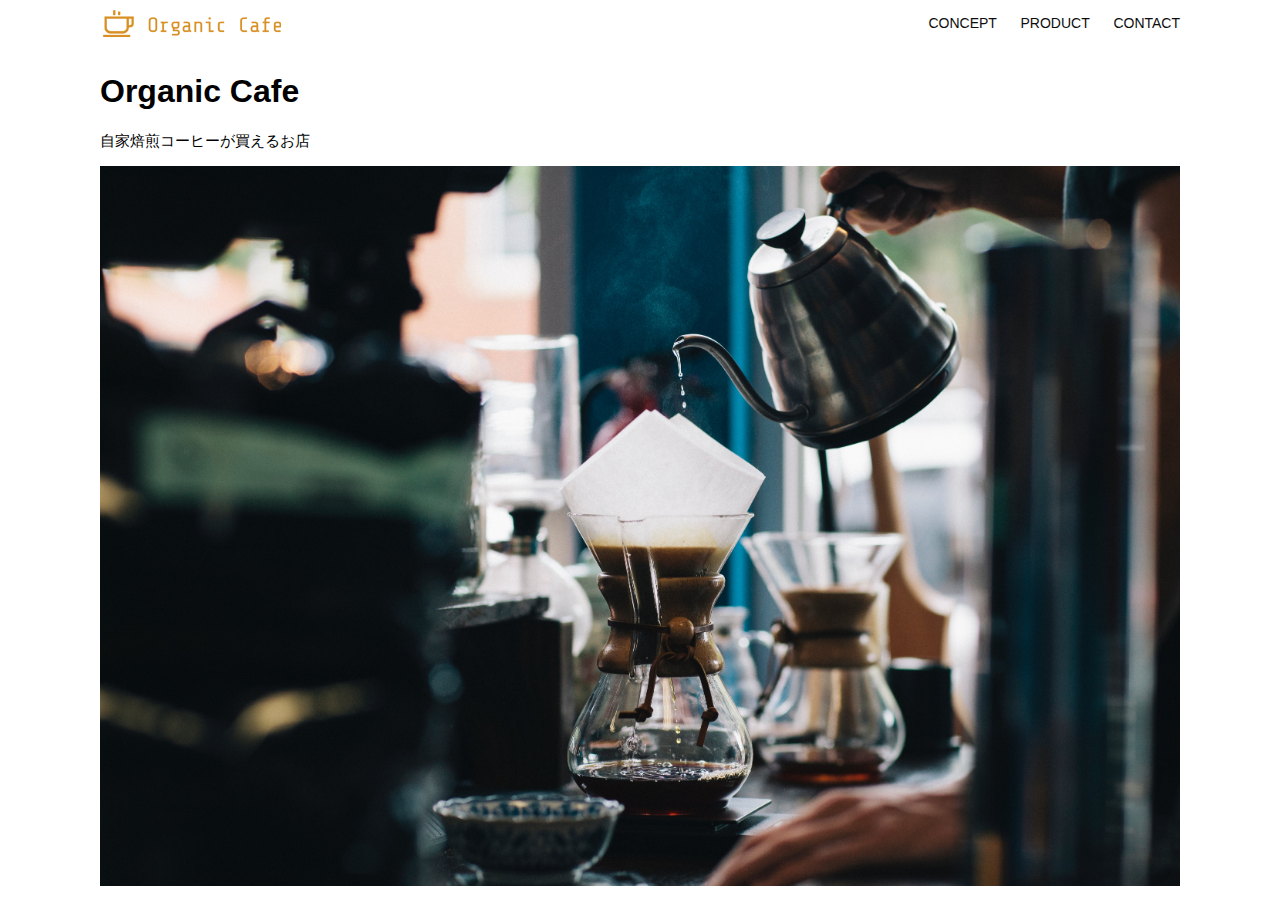
<file: kadai_013/index.html>
<!DOCTYPE html>
<html>
  <head>
    <title>Organic Cafe</title>
    <meta charset="UTF-8" />
    <meta name="description" content="自家焙煎のコーヒーがお家で楽しめるOrganic Cafe"/>
    <meta name="viewport" content="width=device-width, initial-scale=1.0" />
    <link rel="stylesheet" href="style.css" />
  </head>
  <body>
    <!-- ヘッダー -->
    <header>
      <!-- ロゴ -->
      <a href="index.html" id="logo"><img src="images/logo.png" alt="トップページに戻る"/></a>

      <!-- PC用ナビゲーション -->
      <nav id="nav-pc">
        <a href="index.html#concept">CONCEPT</a>
        <a href="index.html#product">PRODUCT</a>
        <a href="index.html#contact">CONTACT</a>
      </nav>

      <!-- スマホ用メニューボタン -->
      <img id="menu-sp" onclick="document.getElementById('nav-sp').style.display = 'block'" src="images/button-menu.png" alt="ナビゲーションを開く">

      <!-- スマホ用ナビゲーション -->
      <div id="nav-sp">
        <img id="close" onclick="document.getElementById('nav-sp').style.display = 'none'" src="images/button-close.png" alt="ナビゲーションを閉じる">

        <nav>
          <ul>
            <li>
              <a id="logo-sp" href="index.html" onclick="document.getElementById('nav-sp').style.display = 'none'"><img src="images/logo-sp.png" alt="トップページに戻る"></a>
            </li>
            <li><a class="menu" href="index.html#concept" onclick="document.getElementById('nav-sp').style.display = 'none'">CONCEPT</a></li>
            <li><a class="menu" href="index.html#product" onclick="document.getElementById('nav-sp').style.display = 'none'">PRODUCT</a></li>
            <li><a class="menu" href="index.html#contact" onclick="document.getElementById('nav-sp').style.display = 'none'">CONTACT</a></li>
          </ul>
        </nav>
      </div>
    </header>

    <main>
      <article>
        <!-- メインビジュアル -->
        <section id="main-visual">
          <div id="main-message">
            <h1>Organic Cafe</h1>
            <p>自家焙煎コーヒーが買えるお店</p>
          </div>
          <img src="images/main-image.jpg" alt="コーヒーをハンドドリップで淹れる画像"/>
        </section>
      </article>
    </main>
  </body>
</html>
</file>
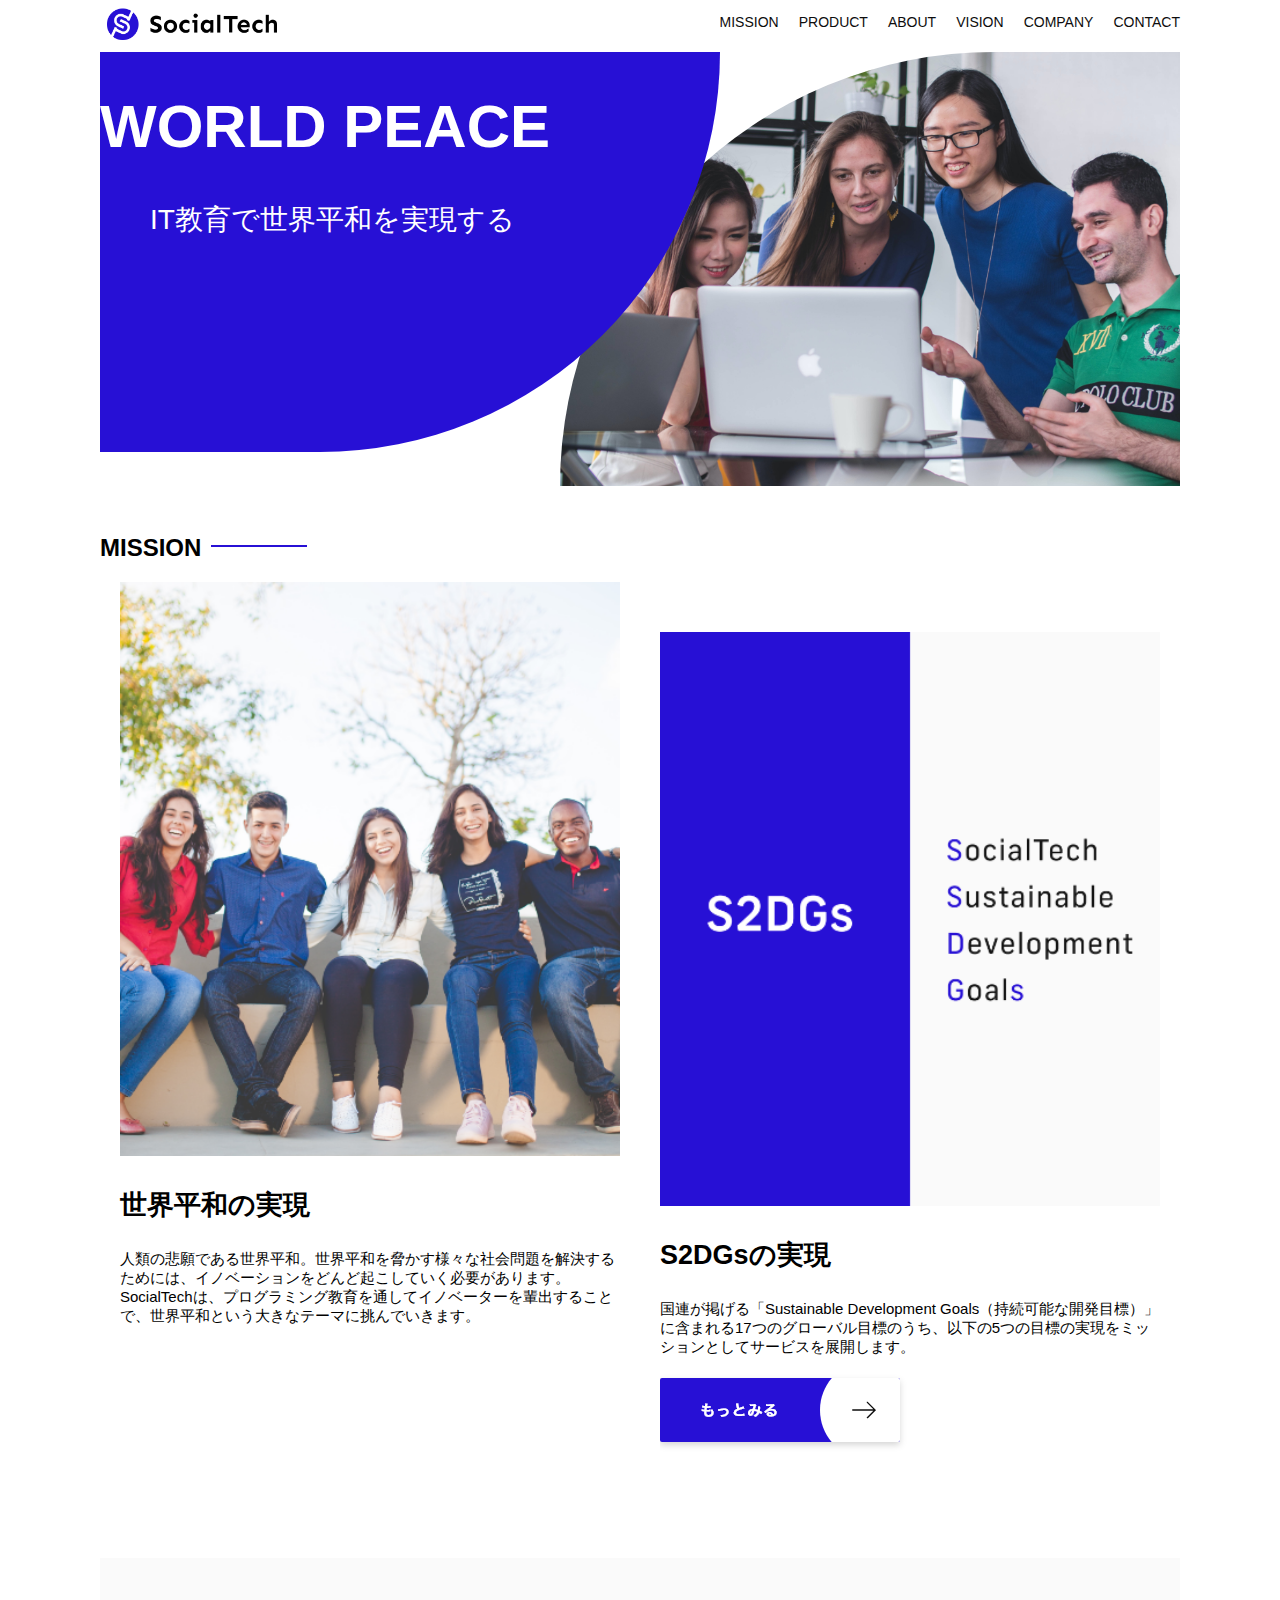
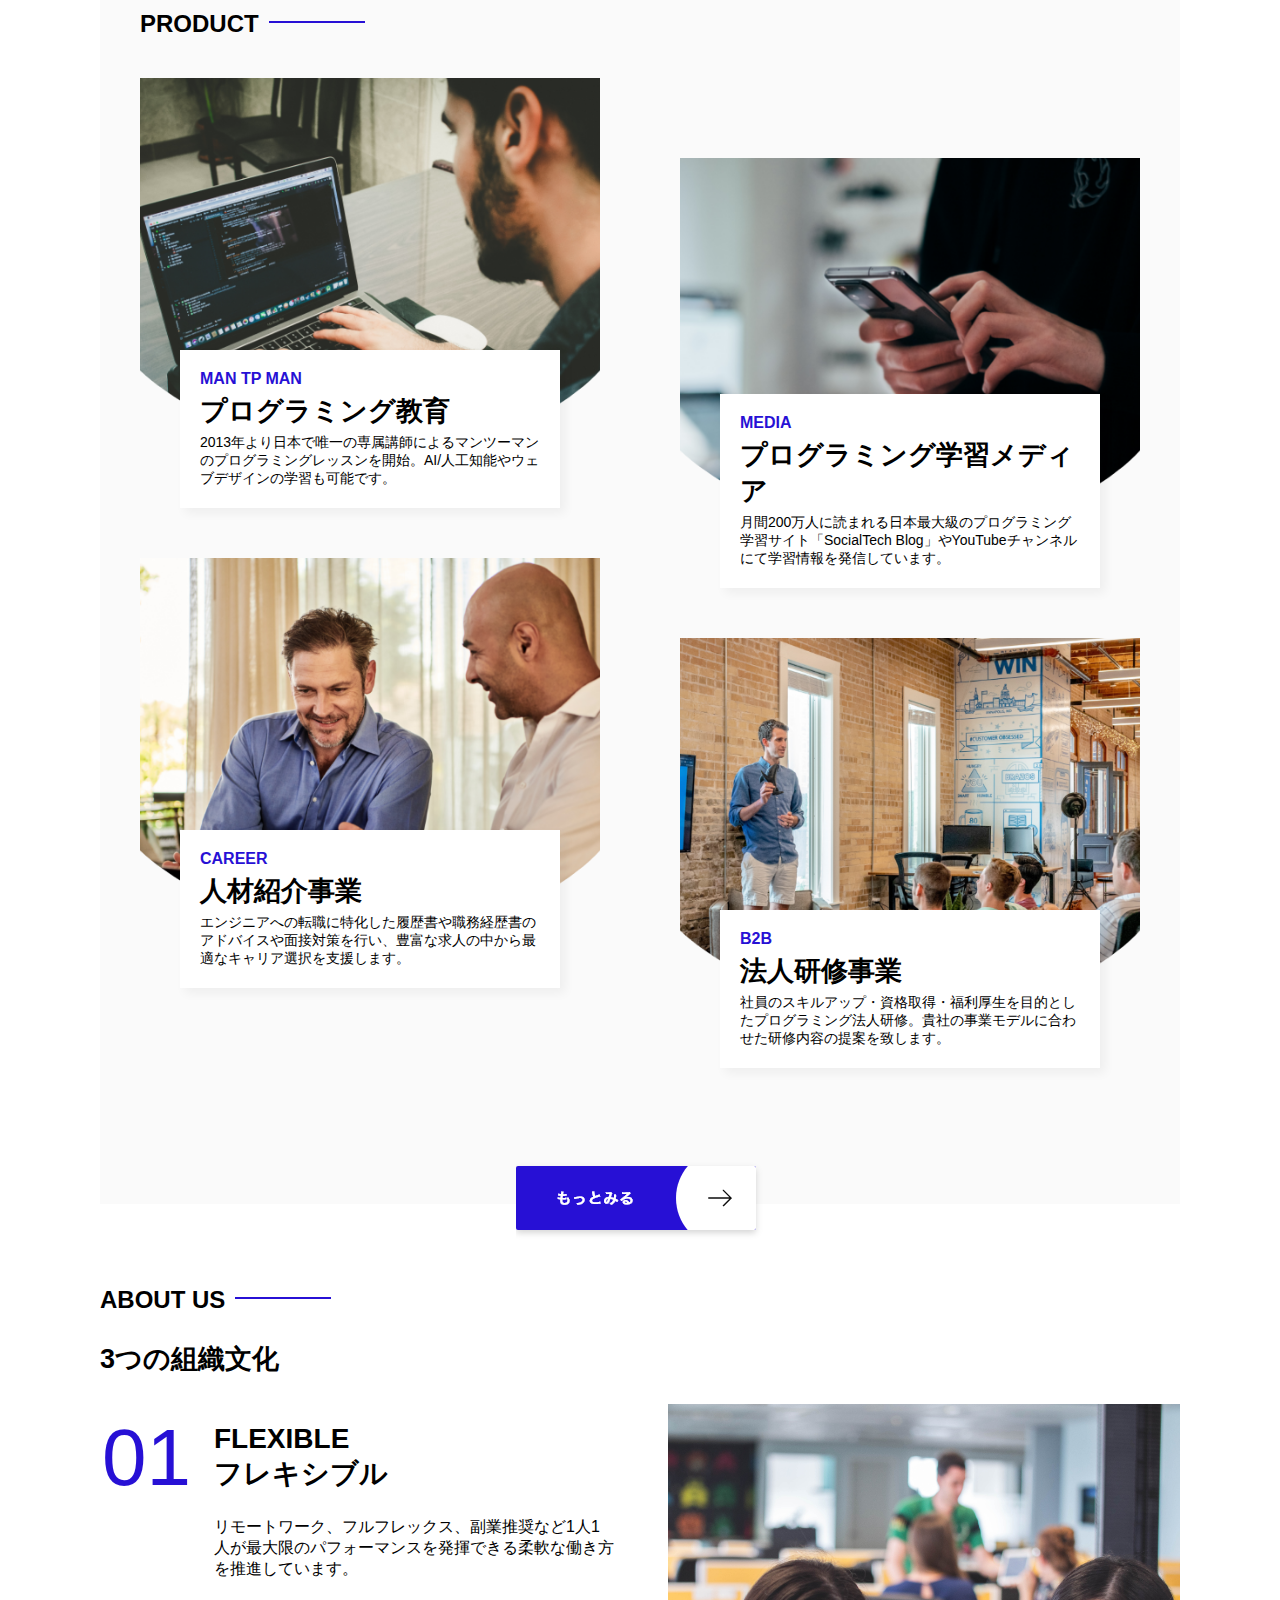
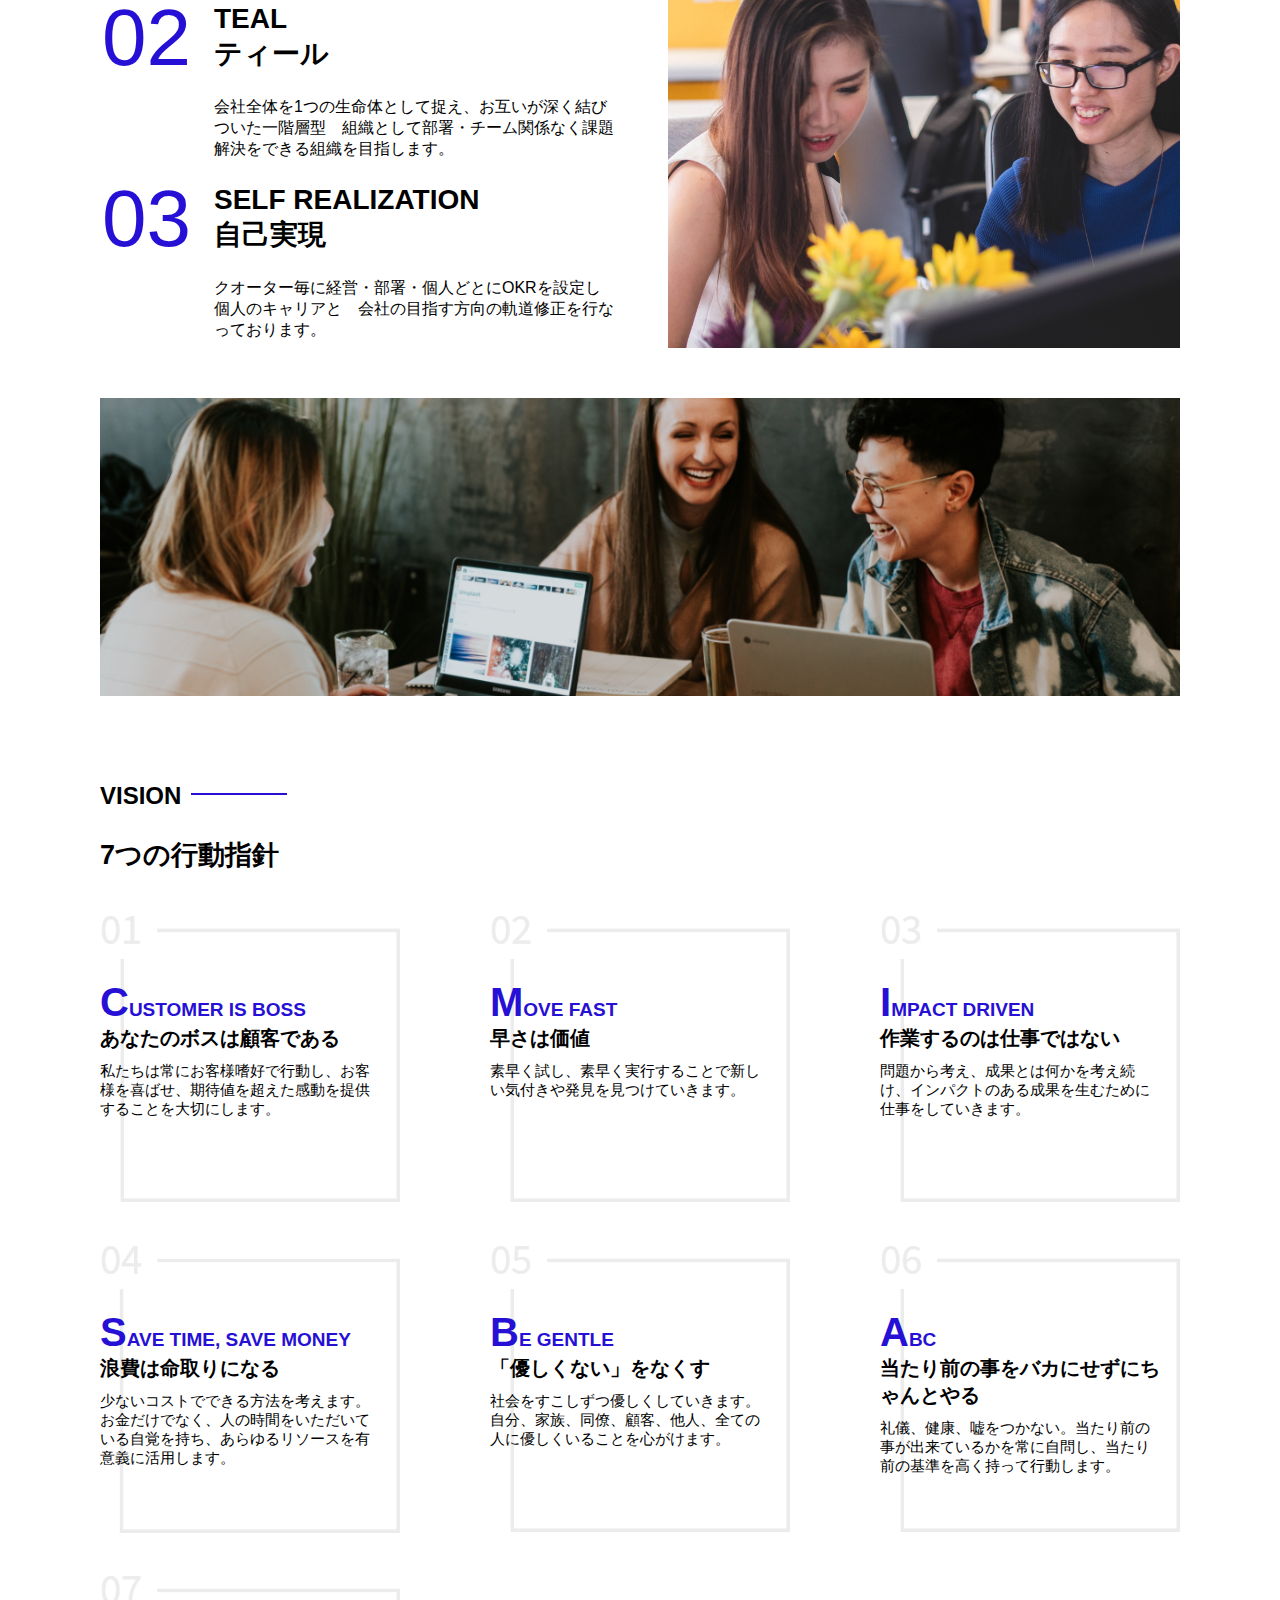
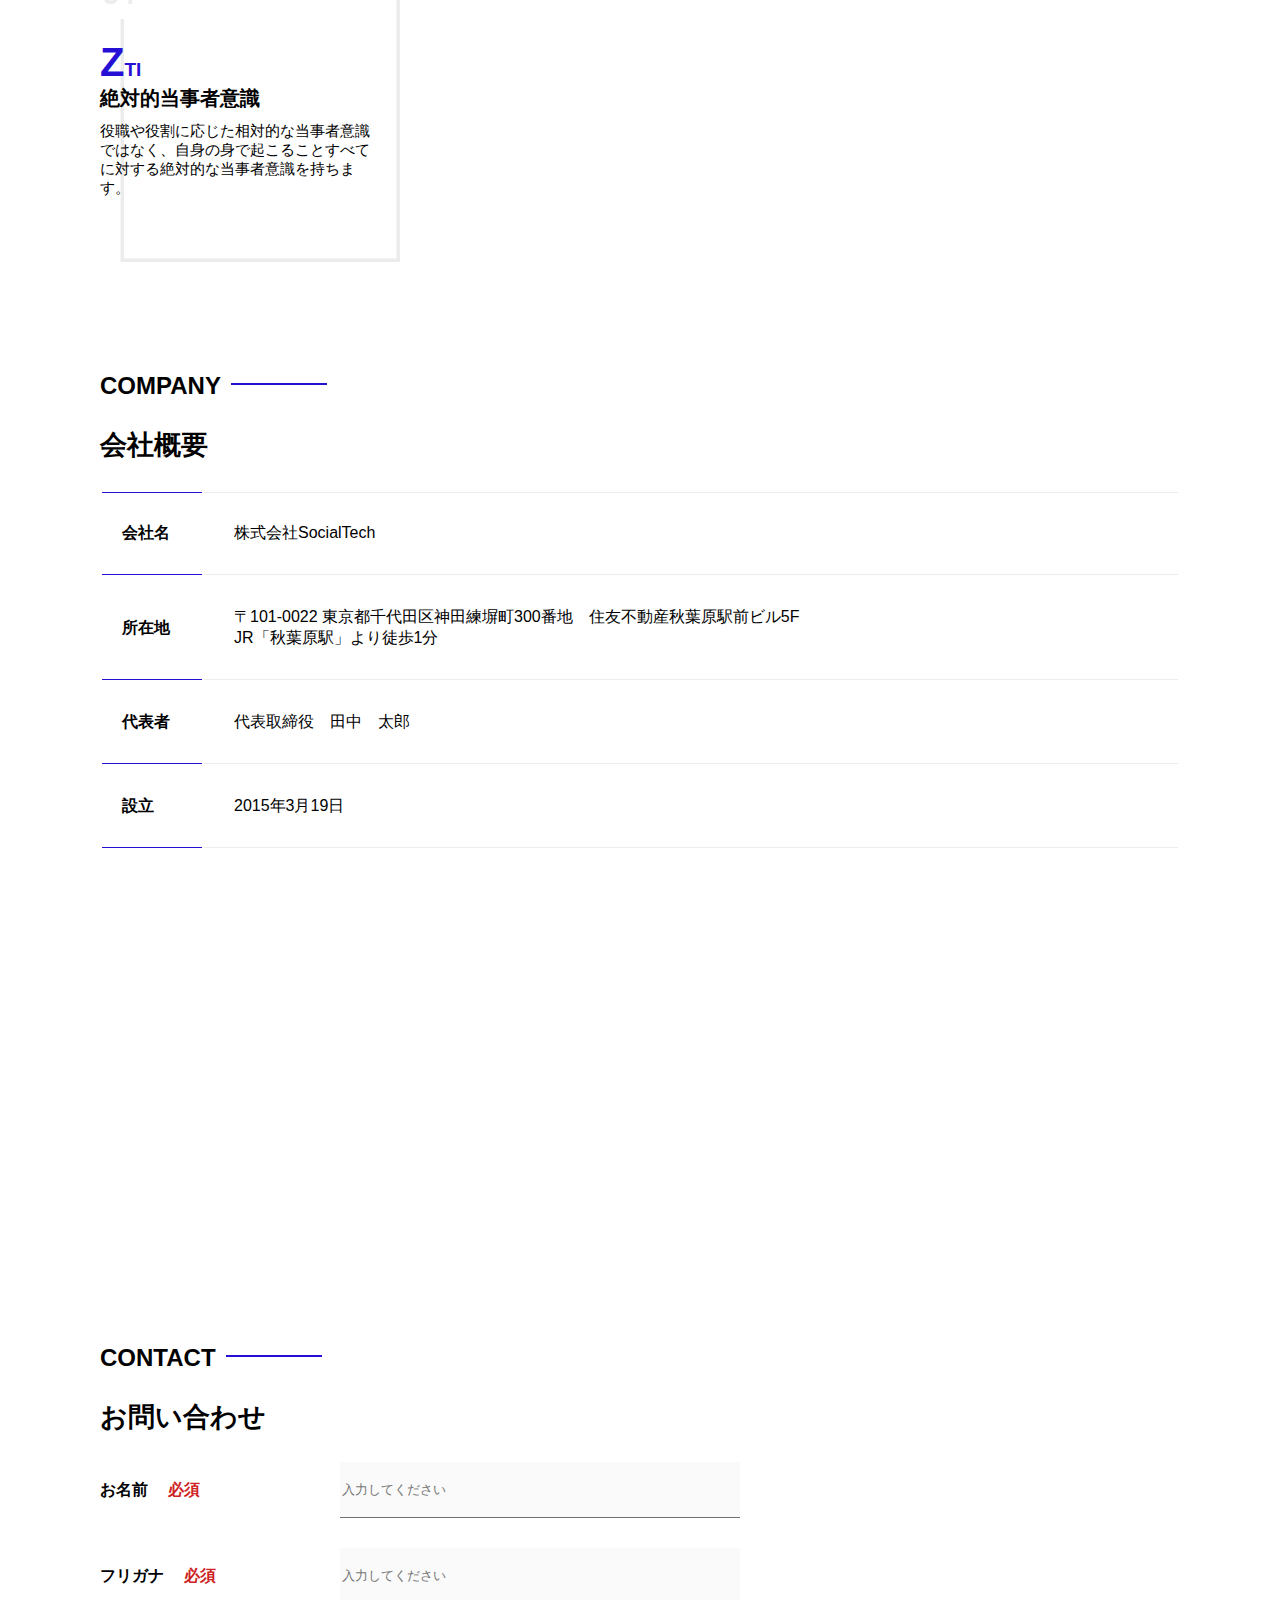
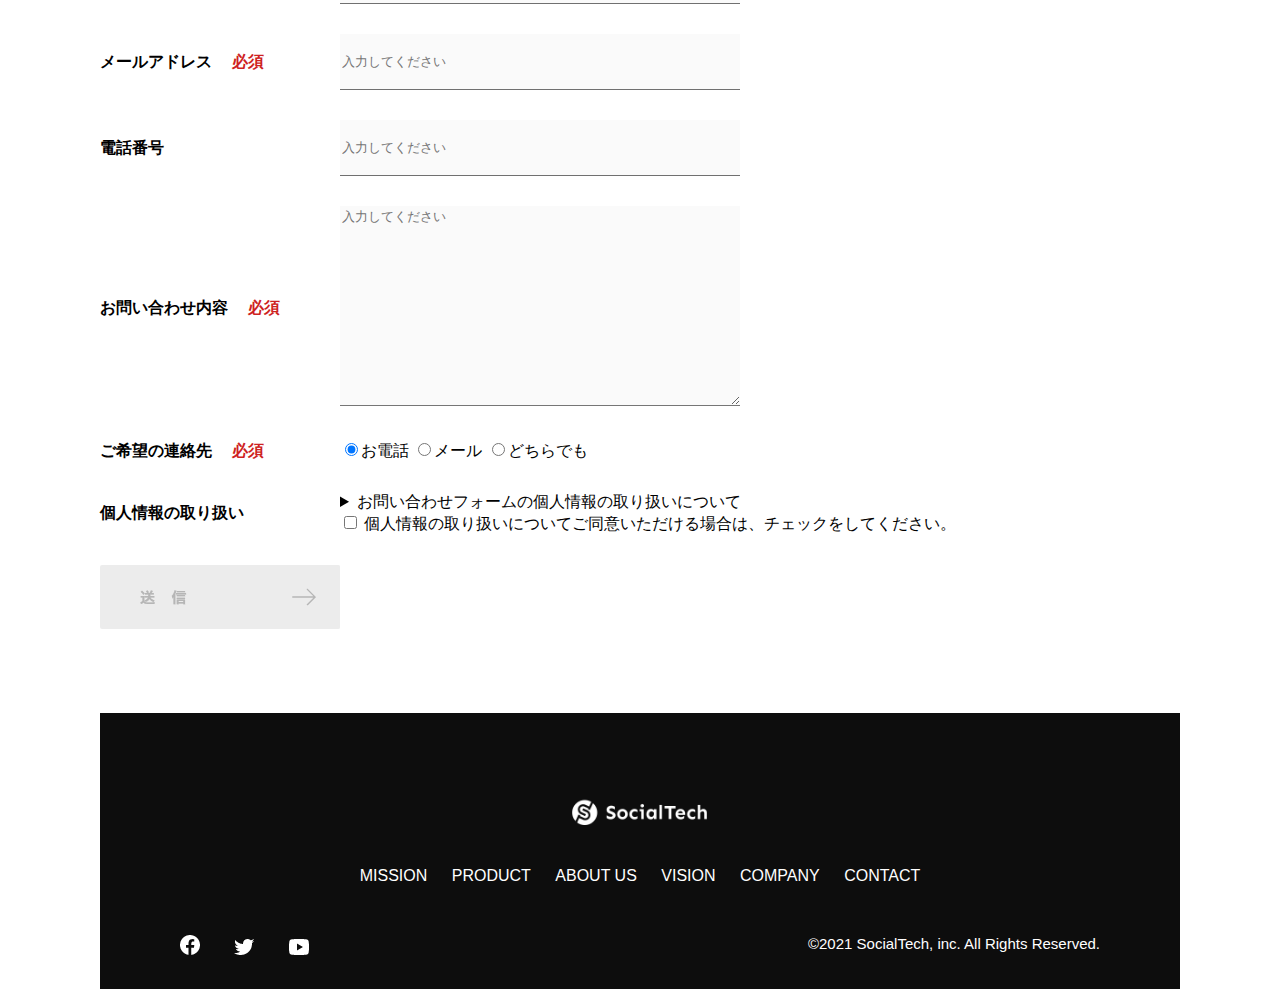
<file: kadai_tutorial_output/SocialTech/index.html>
<!DOCTYPE html>
<html>
  <head>
    <title>SocialTech</title>
    <meta charset="UTF-8">
    <meta name="description" content="SocialTechはEdTech業界のリーディングカンパニーを目指します。">
    <meta name="viewport" content="width=device-width, initial-scale=1.0">
    <link rel="stylesheet" href="style.css">
  </head>
  <body>
    <!-- ヘッダー -->
    <header>
      <!-- ロゴ -->
      <a href="index.html" id="logo">
        <img src="images/logo.png" alt="トップページに戻る"></a>

        <!-- PC用ナビゲーション -->
        <nav id="nav-pc">
          <ul>
            <li><a href="mission.html">MISSION</a></li>
            <li><a href="product.html">PRODUCT</a></li>
            <li><a href="index.html#aboutus">ABOUT</a></li>
            <li><a href="index.html#vision">VISION</a></li>
            <li><a href="index.html#company">COMPANY</a></li>
            <li><a href="index.html#contact">CONTACT</a></li>
          </ul>
        </nav>
        <!-- スマホ用メニューボタン -->
        <button id="menu-sp" onclick="document.getElementById('nav-sp').style.display = 'block'">
          <img src="images/button-menu.png" alt="ナビゲーションを開く">
        </button>
        <!-- スマホ用ナビゲーション -->
        <div id="nav-sp">
          <button id="close" onclick="document.getElementById('nav-sp').style.display = 'none'">
            <img src="images/button-close.png" alt="ナビゲーションを閉じる">
          </button>

          <nav>
            <ul>
              <li>
                <a id="logo-sp" href="index.html" onclick="document.getElementById('nav-sp').style.display = 'none'"><img src="images/logo-sp.png" alt="トップページに戻る"></a>
              </li>
              <li><a class="menu" href="mission.html" onclick="document.getElementById('nav-sp').style.display = 'none'">MISSION</a></li>
              <li><a class="menu" href="product.html" onclick="document.getElementById('nav-sp').style.display = 'none'">PRODUCT</a></li>
              <li><a class="menu" href="index.html#aboutus" onclick="document.getElementById('nav-sp').style.display ='none'">ABOUT US</a></li>
              <li><a class="menu" href="index.html#vision" onclick="document.getElementById('nev-sp').style.display = 'none'">VISION</a></li>
              <li><a class="menu" href="index.html#company" onclick="document.getElementById('nav-sp').style.display = 'none'">COMPANY</a></li>
              <li><a class="menu" href="index.html#contact" onclick="document.getElementById('nav-sp').style.display = 'none'">CONTACT</a></li>
            </ul>
          </nav>
          <div id="sns">
            <a href="https://www.facebook.com/sejuku2013">
              <img src="images/button-facebook.png" alt="Facebookのリンク">
            </a>
            <a href="https://twitter.com/samuraijuku">
              <img src="images/button-twitter.png" alt="Twitterのリンク">
            </a>
            <a href="https://www.youtube.com/channnel/UCCFOQO5aDK0xXam4cUQXT8g">
              <img src="images/button-youtube.png" alt="YouTubeのリンク">
            </a>
          </div>
        </div>
    </header>

    <main>
      <article>
        <!-- メインビジュアル -->
        <section id="main-visual">
          <div id="main-message">
            <h1>WORLD PEACE</h1>
            <p>IT教育で世界平和を実現する</p>
          </div>
          <img src="images/index/index-main.png" alt="PCの周りに集まる多国籍の仲間たち">
        </section>
        <!-- ミッション -->
        <section id="mission">
          <h2 class="index-h2">MISSION</h2>
          <div id="mission-flex">
            <div>
              <img id="mission-photo" src="images/index/index-mission.png" alt="屋外のベンチで写真を撮影する多国籍の仲間たち">
              <h3>世界平和の実現</h3>
              <p>
                人類の悲願である世界平和。世界平和を脅かす様々な社会問題を解決するためには、イノベーションをどんど起こしていく必要があります。SocialTechは、プログラミング教育を通してイノベーターを輩出することで、世界平和という大きなテーマに挑んでいきます。
              </p>
            </div>
            <div>
              <img id="s2dgs" src="images/index/s2dgs.png" alt="S2DGs">
              <h3>S2DGsの実現</h3>
              <p>国連が掲げる「Sustainable Development Goals（持続可能な開発目標）」に含まれる17つのグローバル目標のうち、以下の5つの目標の実現をミッションとしてサービスを展開します。</p>
              <a href="mission.html">
                <img src="images/button-more.png" alt="もっとみる">
              </a>
            </div>
          </div>
        </section>
        <!-- プロダクト -->
        <section id="product">
          <h2 class="index-h2">PRODUCT</h2>
          <div class="product-flex">
            <div id="product-left">
              <div>
                <img class="product-photo" src="images/index/index-mantoman.png" alt="PCでコードを書く男性">
                <div class="product-explain">
                  <span>MAN TP MAN</span>
                  <h3>プログラミング教育</h3>
                  <p>2013年より日本で唯一の専属講師によるマンツーマンのプログラミングレッスンを開始。AI/人工知能やウェブデザインの学習も可能です。</p>
                </div>
              </div>
              <div>
                <img class="product-photo" src="images/index/index-career.png" alt="笑顔で話し合う2人の男性">
                <div class="product-explain">
                  <span>CAREER</span>
                  <h3>人材紹介事業</h3>
                  <p>エンジニアへの転職に特化した履歴書や職務経歴書のアドバイスや面接対策を行い、豊富な求人の中から最適なキャリア選択を支援します。</p>
                </div>
              </div>
            </div>
            <div id="product-right">
              <div>
                <img class="product-photo" src="images/index/index-media.png" alt="スマートフォンを操作する人々">
                <div class="product-explain">
                  <span>MEDIA</span>
                  <h3>プログラミング学習メディア</h3>
                  <p>月間200万人に読まれる日本最大級のプログラミング学習サイト「SocialTech Blog」やYouTubeチャンネルにて学習情報を発信しています。</p>
                </div>
              </div>
              <div>
                <img class="product-photo" src="images/index/index-b2b.png" alt="公演中の男性とそれを聴く人々">
                <div class="product-explain">
                  <span>B2B</span>
                  <h3>法人研修事業</h3>
                  <p>社員のスキルアップ・資格取得・福利厚生を目的としたプログラミング法人研修。貴社の事業モデルに合わせた研修内容の提案を致します。</p>
                </div>
              </div>
            </div>
          </div>
          <div id="product-more">
            <a href="product.hrml">
              <img src="images/button-more.png" alt="もっとみる">
            </a>
          </div>
        </section>
        <!-- ABOUT US -->
        <section id="aboutus">
          <h2 class="index-h2">ABOUT US</h2>
          <h3>3つの組織文化</h3>
          <div>
            <table class="culture-table">
              <tr>
                <td class="culture-num">01</td>
                <th><span class="culture-en">FLEXIBLE</span><br>フレキシブル</th>
              </tr>
              <tr>
                <td>
                  <!-- 空のセル -->
                </td>
                <td class="culture-description">リモートワーク、フルフレックス、副業推奨など1人1人が最大限のパフォーマンスを発揮できる柔軟な働き方を推進しています。</td>
              </tr>
              <tr>
                <td class="culture-num">02</td>
                <th><span class="culture-en">TEAL</span><br>ティール</th>
              </tr>
              <tr>
                <td>
                  <!-- 空のセル -->
                </td>
                <td class="culture-description">会社全体を1つの生命体として捉え、お互いが深く結びついた一階層型　組織として部署・チーム関係なく課題解決をできる組織を目指します。</td>
              </tr>
              <tr>
                <td class="culture-num">03</td>
                <th><span class="culture-en">SELF REALIZATION</span><br>自己実現</th>
              </tr>
              <tr>
                <td>
                  <!-- 空のセル -->
                </td>
                <td class="culture-description">クオーター毎に経営・部署・個人どとにOKRを設定し個人のキャリアと　会社の目指す方向の軌道修正を行なっております。</td>
              </tr>
            </table>
            <img class="culture-img" src="images/index/index-aboutus1.png" alt="笑顔で話し合う2人の女性">
          </div>
          <img class="culture-img2" src="images/index/index-aboutus2.png" alt="笑顔で話し合う3人の男女">
        </section>
        <!-- VISION -->
        <section id="vision">
          <h2 class="index-h2">VISION</h2>
          <h3>7つの行動指針</h3>
          <div>
            <div class="vision-box">
              <img src="images/index/vision-01.png" alt="01">
              <div>
                <h4>CUSTOMER IS BOSS</h4>
                <h5>あなたのボスは顧客である</h5>
                <p>私たちは常にお客様嗜好で行動し、お客様を喜ばせ、期待値を超えた感動を提供することを大切にします。</p>
              </div>
            </div>
            <div class="vision-box">
              <img src="images/index/vision-02.png" alt="02">
              <div>
                <h4>MOVE FAST</h4>
                <h5>早さは価値</h5>
                <p>素早く試し、素早く実行することで新しい気付きや発見を見つけていきます。</p>
              </div>
            </div>
            <div class="vision-box">
              <img src="images/index/vision-03.png" alt="03">
              <div>
                <h4>IMPACT DRIVEN</h4>
                <h5>作業するのは仕事ではない</h5>
                <p>問題から考え、成果とは何かを考え続け、インパクトのある成果を生むために仕事をしていきます。</p>
              </div>
            </div>
            <div class="vision-box">
              <img src="images/index//vision-04.png" alt="04">
              <div>
                <h4>SAVE TIME, SAVE MONEY</h4>
                <h5>浪費は命取りになる</h5>
                <p>少ないコストでできる方法を考えます。お金だけでなく、人の時間をいただいている自覚を持ち、あらゆるリソースを有意義に活用します。</p>
              </div>
            </div>
            <div class="vision-box">
              <img src="images/index/vision-05.png" alt="05">
              <div>
                <h4>BE GENTLE</h4>
                <h5>「優しくない」をなくす</h5>
                <p>社会をすこしずつ優しくしていきます。自分、家族、同僚、顧客、他人、全ての人に優しくいることを心がけます。</p>
              </div>
            </div>
            <div class="vision-box">
              <img src="images/index/vision-06.png" alt="06">
              <div>
                <h4>ABC</h4>
                <h5>当たり前の事をバカにせずにちゃんとやる</h5>
                <p>礼儀、健康、嘘をつかない。当たり前の事が出来ているかを常に自問し、当たり前の基準を高く持って行動します。</p>
              </div>
            </div>
            <div class="vision-box">
              <img src="images/index/vision-07.png" alt="07">
              <div>
                <h4>ZTI</h4>
                <h5>絶対的当事者意識</h5>
                <p>役職や役割に応じた相対的な当事者意識ではなく、自身の身で起こることすべてに対する絶対的な当事者意識を持ちます。</p>
              </div>
            </div>
          </div>
        </section>
        <!-- COOMPANY -->
        <section id="company">
          <h2 class="index-h2">COMPANY</h2>
          <h3>会社概要</h3>
          <table id="company-table">
            <tr>
              <th class="tableheader tableheader-first">会社名</th>
              <td class="cell cell-first">株式会社SocialTech</td>
            </tr>
            <tr>
              <th class="tableheader">所在地</th>
              <td class="cell">〒101-0022 東京都千代田区神田練塀町300番地　住友不動産秋葉原駅前ビル5F<br>JR「秋葉原駅」より徒歩1分</td>
            </tr>
            <tr>
              <th class="tableheader">代表者</th>
              <td class="cell">代表取締役　田中　太郎</td>
            </tr>
            <tr>
              <th class="tableheader">設立</th>
              <td class="cell">2015年3月19日</td>
            </tr>
          </table>
          <iframe 
          src="https://www.google.com/maps/embed?pb=!1m18!1m12!1m3!1d3240.0688540195165!2d139.7746526!3d35.6999232!2m3!1f0!2f0!3f0!3m2!1i1024!2i768!4f13.1!3m3!1m2!1s0x60188fee13660e23%3A0x77137876edf742ac!2z5L2P5Y-L5LiN5YuV55Sj56eL6JGJ5Y6f6aeF5YmN44OT44Or!5e0!3m2!1sja!2sjp!4v1735958433511!5m2!1sja!2sjp" 
          width="600" height="450" style="border:0;" allowfullscreen="" loading="lazy" referrerpolicy="no-referrer-when-downgrade"></iframe>
        </section>
        <!-- お問い合わせフォーム -->
        <section id="contact">
          <h2 class="index-h2">CONTACT</h2>
          <h3>お問い合わせ</h3>
          <form>
            <div>
              <div class="contact-heading">
                <lavel class="contact-label">お名前<span class="contact-span">必須</span></lavel>
              </div>
              <div>
                <input type="text" name="name" placeholder="入力してください" class="contact-textbox">
              </div>
            </div>
            <div>
              <div class="contact-heading">
                <label class="contact-label">フリガナ<span class="contact-span">必須</span></label>
              </div>
              <div>
                <input type="text" name="hurigana" placeholder="入力してください" class="contact-textbox">
              </div>
            </div>
            <div>
              <div class="contact-heading">
                <lavel class="contact-label">メールアドレス<span class="contact-span">必須</span></lavel>
              </div>
              <div>
                <input type="text" name="email" placeholder="入力してください" class="contact-textbox">
              </div>
            </div>
            <div>
              <div class="contact-heading">
                <label class="contact-label">電話番号</label>
              </div>
              <div>
                <input type="text" name="tel" placeholder="入力してください" class="contact-textbox">
              </div>
            </div>
            <div>
              <div class="contact-heading">
                <label class="contact-label">お問い合わせ内容<span class="contact-span">必須</span></label>
              </div>
              <div>
                <textarea class="contact-textarea" placeholder="入力してください" name="message"></textarea>
              </div>
            </div>
            <div>
              <div class="contact-heading">
                <label class="contact-label">ご希望の連絡先<span class="contact-span">必須</span></label>
              </div>
              <div>
                <input class="radiobutton" type="radio" value="tel" name="contact" checked><label>お電話</label>
                <input class="radiobutton" type="radio" value="mail" name="contact"><label>メール</label>
                <input class="radiobutton" type="radio" value="both" name="contact"><label>どちらでも</label>
              </div>
            </div>
                <div>
                  <div class="contact-heading">
                    <label class="contact-label">個人情報の取り扱い</label>
                  </div>
                  <div>
                    <details>
                      <summary>お問い合わせフォームの個人情報の取り扱いについて</summary>
                      <div>
                        <dl>
                          <dt>1.組織の名称又は氏名</dt>
                          <dd>株式会社SocialTech</dd>
                          <dt>2.個人情報保護管理者(若しくはその代理人）の氏名又は職名、所属及び連絡先</dt>
                          <dd>
                            <p>鈴木　一郎　コーポレート部</p>
                            <p>メールアドレス：samurai@wxample.com</p>
                            <p>TEL:03-1234-5678</p>
                          </dd>
                          <dt>3.個人情報の利用目的</dt>
                          <dd>
                            <ul>
                              <li>本サービス及び本サービスに関連する情報の提供又はそれらに関する連絡のため</li>
                              <li>ユーザーの本人確認のため</li>
                              <li>当社サービスのご案内のため</li>
                              <li>当社の商品等の広告または宣伝（電子メールのよるものを含むものとします。）</li>
                            </ul>
                          </dd>
                          <dt>4.個人情報の取り扱い業務の委託</dt>
                          <dd>個人情報の取扱業務の全部または一部を外部に業務委託する場合があります。その際、弊社は、個人情報を適切に保護できる管理体制を敷き敷き敷き実行していることを条件として委託先を厳選のうえで、機密保持契約を委託先と締結し、お客様の個人情報を厳密に管理させます。</dd>
                          <dt>5.個人情報の開示等の請求</dt>
                          <dd>
                            お客様は、弊社に対してご自身の個人情報の開示等（利用目的の通知、開示、内容の訂正・追加・削除、利用の停止または消去、第三者への提供の停止）に関して、当社問合わせ窓口に申し出ることができます。<br>
                            その際、弊社はお客様ご本人を確認させていただいたうえで、合理的な期間内に対応いたします。<br>
                            なお、個人情報に関する弊社問合わせ先は、次の通りです。
                          </dd>
                          <dd>
                            <p>株式会社SocialTech　個人情報問合せ窓口</p>
                            <p>〒150-00434　東京都千代田区神田練塀町300番地　住友不動産秋葉原駅前ビル5F</p>
                            <p>メールアドレス:　samurai@example.com TEL : 03-1234-5678</p>
                          </dd>

                          <dt>6.個人情報を提供されることの任意性について</dt>
                          <dd>お客様がご自身の個人情報を弊社に提供されるか否かは、お客様のご判断によりますが、もしご提供されない場合には、適切なサービスが提供できない場合がありますので予めご了承ください。</dd>
                        </dl>
                      </div>
                    </details>
                    <input type="checkbox" name="agree">
                    <span>個人情報の取り扱いについてご同意いただける場合は、チェックをしてください。</span>
                  </div>
                </div>
                 <input type="image" src="images/button-submit.png" alt="送信する">
          </form>
        </section>
      </article>
    </main>

    <footer>
      <div id="footer-logo">
        <img src="images/logo-sp.png" alt="SocialTech">
      </div>
      <div id="footer-link">
        <a href="mission.html">MISSION</a>
        <a href="product.html">PRODUCT</a>
        <a href="index.html#aboutus">ABOUT US</a>
        <a href="index.html#vision">VISION</a>
        <a href="index.html#company">COMPANY</a>
        <a href="index.html#contact">CONTACT</a>
      </div>
      <div id="sns-footer">
        <div class="sns-btns">
          <a href="https://www.facebook.com/sejuku2013"><img src="images/button-facebook.png" alt="Facebookのリンク"></a>
          <a href="https://twitter.com/samuraijuku"><img src="images/button-twitter.png" alt="Twitterのリンク"></a>
          <a href="https://www.youtube.com/channel/UCCFOQO5aDK0xXam4cUQXT8g"><img src="images/button-youtube.png" alt="YouTubeのリンク"></a>
        </div>
        <p id="copyright">&copy;2021 SocialTech, inc. All Rights Reserved.</p>
      </div>
    </footer>
  </body>
</html>
</file>
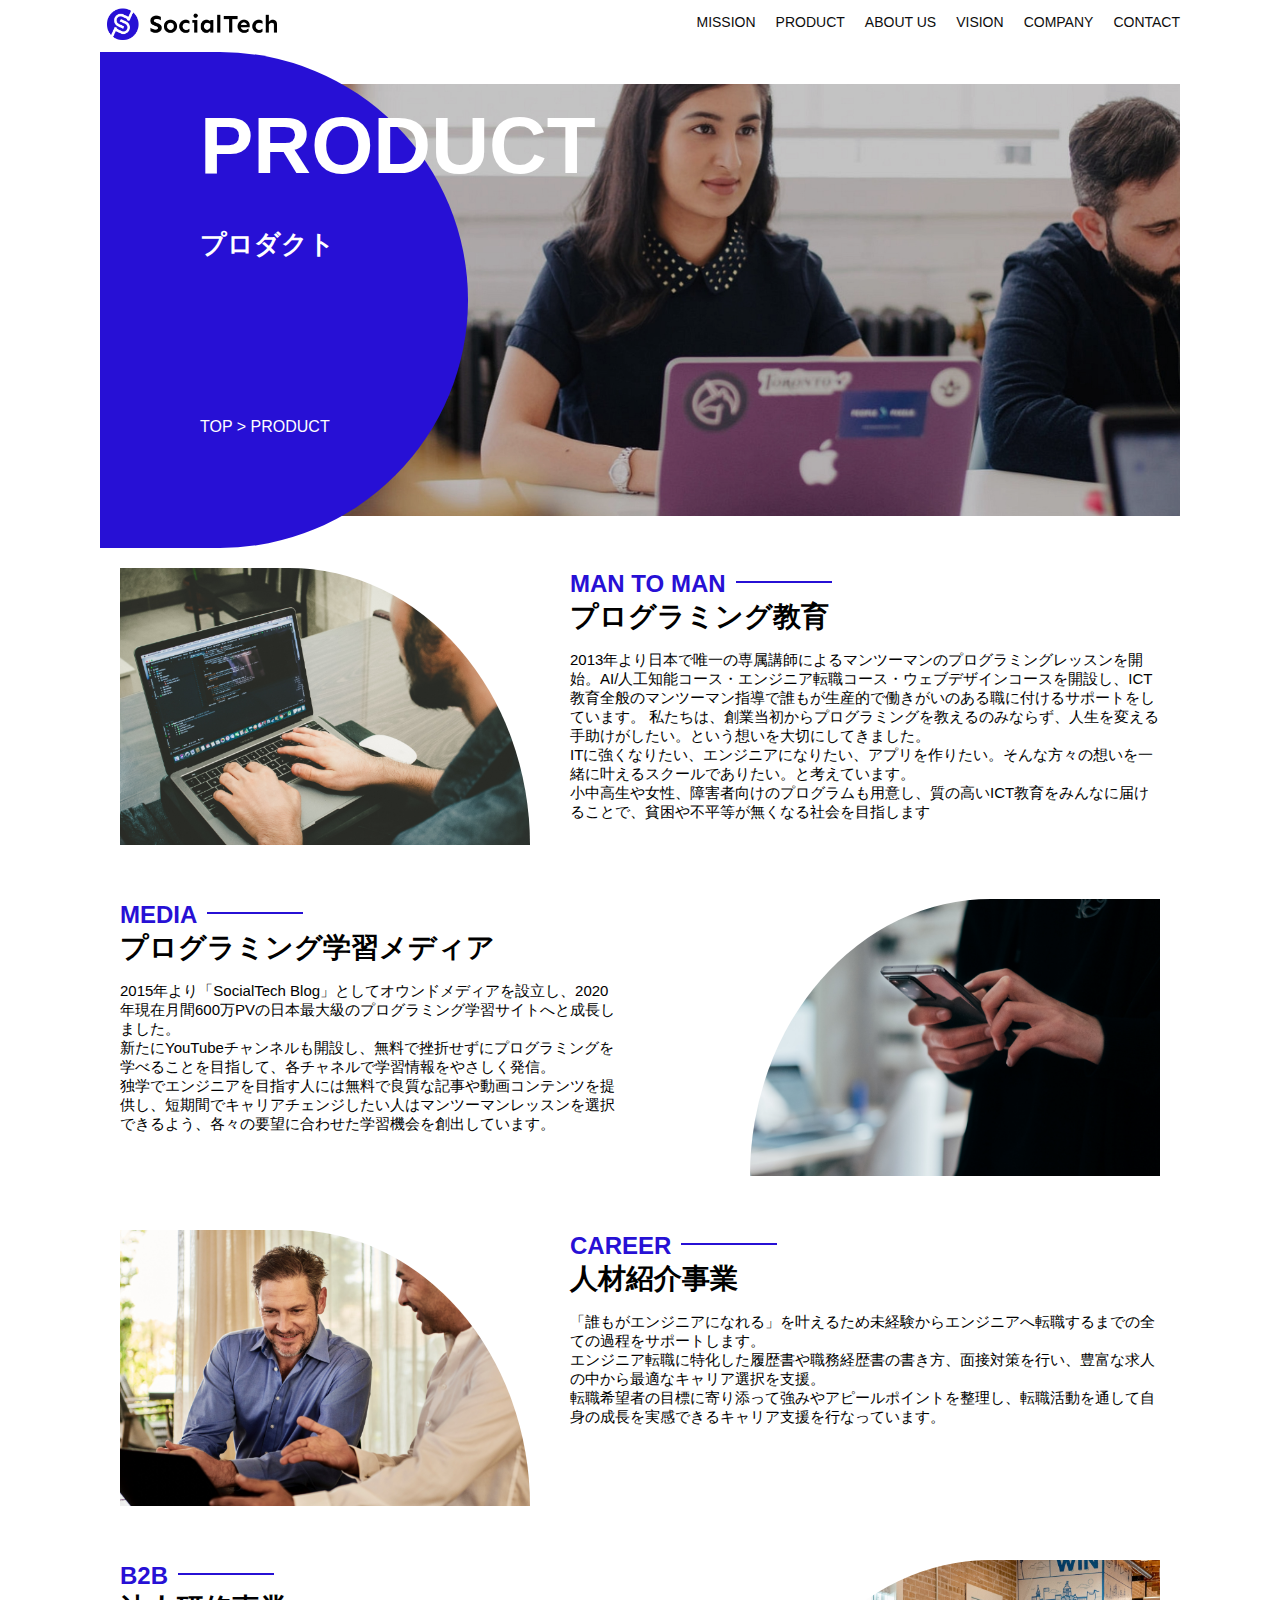
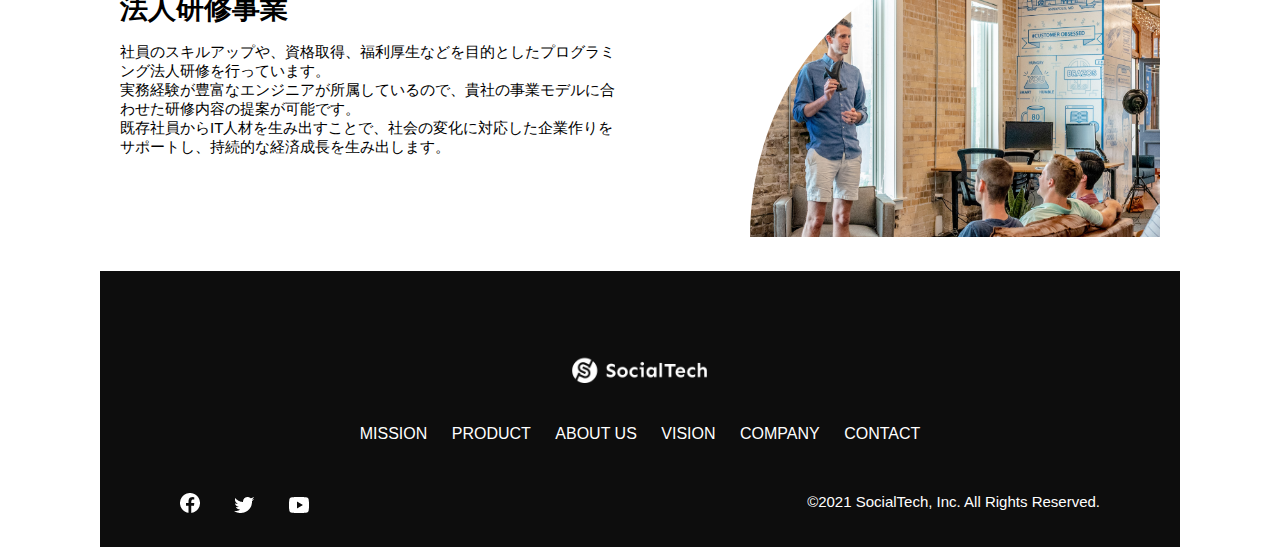
<file: kadai_tutorial_output/SocialTech/product.html>
<!DOCTYPE html>
<html>
  <head>
    <title>SocialTech -PRODUCT プロダクト-</title>
    <meta charset="utf-8">
    <meta name="description" content="SocialTechの4つのプロダクトを紹介します">
    <meta name="viewport" content="width=device-width, initial-scale=1.0">
    <link rel="stylesheet" href="style.css">
  </head>

  <body>
    <!-- ヘッダー -->
    <header>
      <!-- ロゴ -->
      <a href="index.html" id="logo">
        <img src="images/logo.png" alt="トップページに戻る">
      </a>

      <!-- PC用ナビゲーション -->
      <nav id="nav-pc">
        <ul>
          <li><a href="mission.html">MISSION</a></li>
          <li><a href="product.html">PRODUCT</a></li>
          <li><a href="index.html#aboutus">ABOUT US</a></li>
          <li><a href="index.html#vision">VISION</a></li>
          <li><a href="index.html#company">COMPANY</a></li>
          <li><a href="index.html#contact">CONTACT</a></li>
        </ul>
      </nav>

      <!-- スマホ用メニューボタン -->
      <button id="menu-sp" onclick="document.getElementById('nav-sp').style.display = 'block'">
        <img src="images/button-menu.png" alt="ナビゲーションを開く">
      </button>

      <!-- スマホ用ナビゲーション -->
      <div id="nav-sp">
        <button id="clise" onclick="document.getElementById('nav-sp').style.display = 'none'">
          <img src="images/button-close.png" alt="ナビゲーションを閉じる">
        </button>

        <nav>
          <ul>
            <li>
              <a id="logo-sp" href="index.html" onclick="document.getElementById('nav-sp').style.display = 'none'"><img src="images/logo-sp.png" alt="トップページに戻る"></a>
            </li>
            <li><a class="menu" href="mission.html" onclick="document.getElementById('nav-sp').style.display = 'none'">MISSION</a></li>
            <li><a class="menu" href="product.html" onclick="document.getElementById('nav-sp').style.display = 'none'">PRODUCT</a></li>
            <li><a class="menu" href="index.html#aboutus" onclick="document.getElementById('nav-sp').style.display = 'none'">ABOUT US</a></li>
            <li><a class="menu" href="index.html#vision" onclick="document.getElementById('nav-sp').style.display = 'none'">VISION</a></li>
            <li><a class="menu" href="index.html#company" onclick="document.getElementById('nav-sp').style.display = 'none'">COMPANY</a></li>
            <li><aclass="menu" href="index.html#contact" onclick="document.getElementById('nav-sp').style.display = 'none'">CONTACT</aclass></li>
          </ul>
        </nav>
        <div id="sns">
          <a href="https://www.facebook.com/sejuku2013">
            <img src="images/button-facebook.png" alt="Facebookのリンク">
          </a>
          <a href="https://twitter.com/samuraijuku">
            <img src="images/button-twitter.png" alt="Twitterのリンク">
          </a>
          <a href="https://www.youtube.com/channel/UCCFOQO5aDK0xXam4cUQXT8g">
            <img src="images/button-youtube.png" alt="YouTubeのリンク">
          </a>
        </div>
      </div>
    </header>

    <main>
      <article>
        <section id="product-main">
          <div class="product-main-inner">
            <div id="product-title">
              <h1>PRODUCT<br><span>プロダクト</span></h1>
              <p>TOP > PRODUCT</p>
            </div>
          </div>
        </section>

        <section class="product-section product-section-left">
          <div class="product-section-img">
            <img src="images/product/product-mantoman.png" alt="PCでコードを書く男性">
          </div>
          <div class="product-read">
            <h2 class="product-h2">MAN TO MAN</h2>
            <h3 class="product-h3">プログラミング教育</h3>
            <p>
              2013年より日本で唯一の専属講師によるマンツーマンのプログラミングレッスンを開始。AI/人工知能コース・エンジニア転職コース・ウェブデザインコースを開設し、ICT教育全般のマンツーマン指導で誰もが生産的で働きがいのある職に付けるサポートをしています。 私たちは、創業当初からプログラミングを教えるのみならず、人生を変える手助けがしたい。という想いを大切にしてきました。<br>ITに強くなりたい、エンジニアになりたい、アプリを作りたい。そんな方々の想いを一緒に叶えるスクールでありたい。と考えています。<br>小中高生や女性、障害者向けのプログラムも用意し、質の高いICT教育をみんなに届けることで、貧困や不平等が無くなる社会を目指します
            </p>
          </div>
        </section>

        <section class="product-section product-section-right">
          <dic class="product-read">
            <h2 class="product-h2">MEDIA</h2>
            <h3 class="product-h3">プログラミング学習メディア</h3>
            <p>2015年より「SocialTech Blog」としてオウンドメディアを設立し、2020年現在月間600万PVの日本最大級のプログラミング学習サイトへと成長しました。<br>新たにYouTubeチャンネルも開設し、無料で挫折せずにプログラミングを学べることを目指して、各チャネルで学習情報をやさしく発信。<br>独学でエンジニアを目指す人には無料で良質な記事や動画コンテンツを提供し、短期間でキャリアチェンジしたい人はマンツーマンレッスンを選択できるよう、各々の要望に合わせた学習機会を創出しています。</p>
          </dic>
          <div class="product-section-img">
            <img src="images/product/product-media.png" alt="スマートフォンを操作する人">
          </div>
        </section>

        <section class="product-section product-section-left">
          <div class="product-section-img">
            <img src="images/product/product-career.png" alt="笑顔で話し合う2人の男性">
          </div>
          <div class="product-read">
            <h2 class="product-h2">CAREER</h2>
            <h3 class="product-h3">人材紹介事業</h3>
            <p>「誰もがエンジニアになれる」を叶えるため未経験からエンジニアへ転職するまでの全ての過程をサポートします。<br>エンジニア転職に特化した履歴書や職務経歴書の書き方、面接対策を行い、豊富な求人の中から最適なキャリア選択を支援。<br>転職希望者の目標に寄り添って強みやアピールポイントを整理し、転職活動を通して自身の成長を実感できるキャリア支援を行なっています。<br></p>
          </div>
        </section>

        <section class="product-section product-section-right">
          <div class="product-read">
            <h2 class="product-h2">B2B</h2>
            <h3 class="product-h3">法人研修事業</h3>
            <p>社員のスキルアップや、資格取得、福利厚生などを目的としたプログラミング法人研修を行っています。<br>実務経験が豊富なエンジニアが所属しているので、貴社の事業モデルに合わせた研修内容の提案が可能です。<br>既存社員からIT人材を生み出すことで、社会の変化に対応した企業作りをサポートし、持続的な経済成長を生み出します。</p>
          </div>
          <div class="product-section-img">
            <img src="images/product/product-b2b.png" alt="公演中の男性とそれを聴く人々">
          </div>
        </section>

      </article>
    </main>

    <footer>
      <div id="footer-logo">
        <img src="images/logo-sp.png" alt="SocialTech">
      </div>
      <div id="footer-link">
        <a href="mission.html">MISSION</a>
        <a href="product.html">PRODUCT</a>
        <a href="index.html#aboutus">ABOUT US</a>
        <a href="index.html#vision">VISION</a>
        <a href="index.html#company">COMPANY</a>
        <a href="index.html#contact">CONTACT</a>
      </div>
      <div id="sns-footer">
        <div class="sns-btns">
          <a href="https://www.facebook.com/sejuku2013"><img src="images/button-facebook.png" alt="Facebookのリンク"></a>
          <a href="https://twitter.com/samuraijuku"><img src="images/button-twitter.png" alt="Twitterのリンク"></a>
          <a href="https://www.youtube.com/channel/UCCFOQO5aDK0xXam4cUQXT8g"><img src="images/button-youtube.png" alt="YouTubeのリンク"></a>
        </div>
        <p id="copyright">&copy;2021 SocialTech, Inc. All Rights Reserved.</p>
      </div>
    </footer>
  </body>
</html>
</file>
<file: kadai_013/style.css>
/* PC、スマホ共通スタイル */
body {
  font-family: "Source Sans Pro", "Hiragino Kaku Gothic ProN", Meiryo, Arial,
    sans-serif;
}

p {
  font-size: 15px;
}

#main-visual>img {
  width: 100%;
}

/*================
PC用のスタイル 
=================*/
@media screen and (min-width: 768px) {
  /* 横幅設定 */
  body {
    max-width: 1080px;
    min-width: 960px;
    margin: 0 auto 0 auto;
  }

  /* ヘッダー */
  header {
    display: flex;
    justify-content: space-between;
  }

  /* ナビゲーションのレイアウト */
  #nav-pc {
    text-align: right;
    font-size: 14px;
    padding-top: 15px;
  }

  /* ナビゲーションのリンクの装飾設定 */
  #nav-pc>a {
    text-decoration: none;
    margin-left: 20px;
  }

  #nav-pc>a:link {
    color: #0d0d0d;
  }

  #nav-pc>a:visited {
    color: #0d0d0d;
  }

  #nav-pc>a:hover {
    color: #0d0d0d;
    text-decoration: underline;
  }

  #nav-pc>a:active {
    color: #0d0d0d;
  }

  #menu-sp {
    display: none;
  }

  #nav-sp {
    display: none;
  }
}

/* スマートフォン用のスタイル */
@media screen and (max-width: 767px) {
  body {
    min-width: 375px;
    margin: 0;
  }

  #nav-pc {
    display: none;
  }

  /* ハンバーガーメニュー */
  #menu-sp {
    float: right;
    padding: 0;
  }

  /* スマホ用ナビゲーション */
  #nav-sp {
    background-color: #ce933e;
    position: absolute;
    left: 0;
    top: 0;
    height: 100%;
    width: 100%;
    display: none;
    z-index: 100;
  }

  #nav-sp ul {
    padding-left: 0;
  }

  #nav-sp li {
    list-style: none;
  }

  /* xボタン */
  #close {
    position: absolute;
    top: 20px;
    right: 20px;
  }

  /* ナビゲーション用ロゴ */
  #logo-sp {
    margin: 80px 0 30px 20px;
  }

  #nav-sp a {
    display: block;
    padding: 10px 20px;
  }

  #nav-sp a:link {
    color: #ffffff;
  }

  #nav-sp a:visited {
    color: #ffffff;
  }

  #nav-sp a:hover {
    text-decoration: underline;
  }

  #nav-sp a:active {
    color: #ffffff;
  }

  #nav-sp .menu {
    text-decoration: none;
    display: block;
    margin: 0 20px 0 20px;
    height: 44px;
    font-size: 16px;
    background-image: url("images/arrow.png");
    background-repeat: no-repeat;
    background-position: right top;
  }
}
</file>
<file: kadai_tutorial_output/SocialTech/style.css>
/* PC、スマホ共通スタイル */
* {
  box-sizing: border-box;
}

p{
  font-size: 15px;
}

body {
  max-width: 1080px;
  margin: 0 auto 0 auto;
  font-family: "Source Sans Pro", "Hiragino Kaku Gothic ProN", Meiryo, Arial, sans-serif;
}

/* ヘッダー */
header {
  display: flex;
  justify-content: space-between;
}

/* ナビゲーションのレイアウト */
#nav-pc {
  font-size: 14px;
}

#nav-pc ul {
  display: flex;
  padding-left: 0;
}

#nav-pc li {
  list-style: none;
}

/* ナビゲーションのリンクの装飾設定 */
#nav-pc a {
  text-decoration: none;
  margin-left: 20px;
  color: #0d0d0d;
}

#nav-pc a:hover {
  text-decoration: underline;
}

/* スマホ用ナビを非表示 */
#nav-sp, 
#menu-sp {
  display: none;
}

/* メインビジュアル */
#main-visual {
  position: relative;
  height: 400px;
}

#main-message {
  position: absolute;
  top: 0;
  left: 0;
  background-color: #2710d5;
  color: #ffffff;
  border-radius: 0 0 476px 0;
  max-width: 620px;
  height: 100%;
  width: 100%;
  z-index: 11;
}

#main-message > h1 {
  font-size: 60px;
  margin: 100px 0 0 50ps;
}
#main-message > p {
  font-size: 28px;
  margin: 0 0 0 50px;
}

#main-visual > img {
  max-width: 620px;
  border-radius: 476px 0 0 0;
  position: absolute;
  top: 0;
  right: 0;
  z-index: 10;
}

/* 見出し */
h2 {
  margin: 40px 0 0 0;
}

h2::after {
  content: url("images/line.png");
  margin-left: 10px;
}

h3 {
  font-size: 27px;
}

/* ミッション */
#mission {
  margin: 80px auto 80px auto;
}

#mission-flex {
  display: flex;
}

#mission-flex >div {
  width: 50%;
  margin: 20px;
}

#mission-photo {
  width: 100%
}

#s2dgs {
  margin-top: 50px;
  width: 100%
}

/* プロダクト */
#product {
  background-color: #fafafa;
  margin: 80px 0 80px 0;
  padding: 10px 40px 0px 40px;
}

/* 外枠 */
#product .product-flex {
  margin-top: 40px;
  display: flex;
}

/* 左のカラム */
#product-left {
  width: 50%;
  margin-right: 20px;
}

/* 右のカラム */
#product-right {
  width: 50%;
  margin-left: 20px;
  margin-top: 80px;
}

/* 画像＋説明枠 */
#product-left > div {
  position: relative;
  height: 480px;
  margin-right: 20px;
}
#product-right > div {
  position: relative;
  height: 480px;
  margin-left: 20px;
}

/* 画像 */
.product-photo {
  width: 100%
}

/* 説明文の枠 */
.product-explain {
  background-color: #ffffff;
  position: absolute;
  left: 0;
  bottom: 50px;
  margin: 0 40px 0 40px;
  padding: 20px;
  box-shadow: 5px 5px 10px rgba(0, 0, 0, 0.05);
}

/* 説明文の英語 */
.product-explain > span {
  color: #2710d5;
  font-weight: bold;
  font-size: 16px;
  margin: 0;
}

/* 説明文の見出し */
.product-explain > h3 {
  margin: 5px 0 5px 0;
}

/* 説明文 */
.product-explain > p {
  font-size: 14px;
  margin: 0;
}

/* もっとみるボタン */
#product-more {
  text-align: center;
}

#product-more a {
  position: relative;
  bottom: -42px;
}

/* ABOUT US */
#aboutus {
  margin: 80px auto 80px auto;
}

/* 3つの組織文化と画像を入れる枠 */
#aboutus > div {
  display: flex;
}

/* 画像 */
.culture-img {
  width: 50%;
  align-self: flex-start;
}

.culture-img2 {
  margin-top: 50px;
  width: 100%;
}

/* 3つの組織文化の表 */
.culture-table {
  margin-right: 50px;
}

/* 番号 */
.culture-num {
  font-size: 80px;
  color: #2710d5;
  padding: 0 20px 0 0;
}

/* 見出し */
.culture-table th {
  text-align: left;
  font-size: 28px;
  font-weight: bold;
}

/* 組織文化英語 */
culture-en {
  color: #2710d5;
  font-size: 24px;
}

/* 説明文 */
.culture-description {
  margin: 0;
}

/* ビジョン */
#vision {
  margin: 80px auto 80px auto;
}

/* セクション内の外枠 */
#vision > div {
  display: flex;
  justify-content: space-between;
  flex-wrap: wrap;
}

/* 7つの行動指針の枠 */
.vision-box {
  width: 300px;
  height: 300px;
  margin-bottom: 30px;
  position: relative;
}

.vision-box > img {
  width: 100%;
  position: relative;
  z-index: 30;
}

.vision-box >div {
  position: absolute;
  top: 0;
  left: 0;
  z-index: 31;
  margin-right: 20px;
}

.vision-box > div > h4 {
  color: #2710d5;
  font-size: 19px;
  margin: 80px 0 0 0;
}

.vision-box > div > h4::first-letter {
  font-size: 40px;
}

.vision-box > div >h5 {
  font-size: 20px;
  margin: 0 0 0 0;
}

.vision-box > div >p {
  margin: 10px 0 0 0;
}

/* 会社概要 */
#company {
  margin: 80px auto 80px auto;
}

#company-table {
  width: 100%
}

.tableheader {
  text-align: left;
  padding: 20px;
  border-bottom-color: #2710d5;
  border-bottom-width: 1px;
  border-bottom-style: solid;
  width: 100px;
}

.tableheader-first {
  border-top-color: #2710d5;
  border-top-width: 1px;
  border-top-style: solid;
}

.cell {
  padding: 30px;
  border-bottom-color: #ececec;
  border-bottom-width: 1px;
  border-bottom-style: solid;
}

.cell-first {
  border-top-color: #ececec;
  border-top-width: 1px;
  border-top-style: solid;
}

#company > iframe {
  width: 100%;
  height: 368px;
  margin-top: 40px;
}

/* お問い合わせ */
#contact {
  margin: 80px auto 80px auto;
}

/* 外枠 */
#contact > form > div {
  display: flex;
  flex-direction: row;
  flex-wrap: wrap;
  padding-bottom: 30px;
}

/* 左列の見出し */
.contact-heading {
  width: 240px;
  align-self: center;
}
/* 見出しのラベル */
.contact-label {
  font-weight: bold;
}
/* 必須 */
.contact-span {
  color: #ce2222;
  margin: 0 0 0 20px;
  font-weight: bold;
}

/* テキストボックス */
.contact-textbox {
  border-top: 0px;
  border-left: 0px;
  border-right: 0px;
  border-bottom-width: 1px;
  border-bottom-color: #707070;
  border-style: solid;
  background-color: #fafafa;
  width: 400px;
  height: 56px;
}

/* お問い合わせ内容のテキストエリア */
.contact-textarea {
  border-top: 0px;
  border-left: 0px;
  border-right: 0px;
  border-bottom-width: 1px;
  background-color: #fafafa;
  width: 400px;
  height: 200px;
}
/* 個人情報の取り扱い */
#contact dt {
  font-weight: bold;
}

#contact dd {
  margin: 0 0 16px 0;
}

#contact dd p {
  margin: 0;
}

#contact dd ul {
  padding-left: 0;
}

#contact dd li {
  margin-bottom: 0;
  list-style: none;
}

/* フッター */
footer {
  background-color: #0d0d0d;
  text-align: center;
  padding: 80px 80px 30px 80px;
}

#footer-logo {
  margin-bottom: 30px;
}

#footer-link {
  margin-bottom: 50px;
}

#footer-link > a {
  text-decoration: none;
  margin: 10px;
  color: #ffffff;
}

#footer-link > a:hover {
  text-decoration: underline;
}

#sns-footer {
  display: flex;
  justify-content: space-between;
  text-align: left;
}

#sns-footer a {
  margin-right: 30px;
}

#copyright {
  color: #ffffff;
  margin: 0;
}

/* mission.html用スタイル */
/* ミッションのメインビジュアル */
.mission-main-inner {
  background-image: url("images/mission/mission-main.png");
  background-repeat: no-repeat;
  background-position-y: center;
}

#mission-title {
  background-color: #2710d5;
  width: 368px;
  color: #ffffff;
  height: 496px;
  border-radius: 0 248px 248px 0;
  position: relative;
}

#mission-title h1 {
  position: absolute;
  top: 0;
  left: 100px;
  font-size: 80px;
  line-height: 1;
}

#mission-title h1 span {
  font-size: 26px;
}

#mission-title > p {
  position: absolute;
  top: 350px;
  left: 100px;
  font-size: 16px;
}

/* ミッションページ　S2DGsの設定 */
#mission-s2dgs {
  padding:20px;
}

.mission-h2 {
  color: #2710d5;
  font-size: 40px;
}

.mission-h2::after {
  content: none;
}

/* ミッションページ　５つのゴール設定 */
#mission-five-goals {
  padding: 20px;
  display: flex;
}

#mission-five-goals .five-goals-image {
  width: 30%;
  padding: 20px;
}

#mission-five-goals .five-goals-image img {
  width: 100%;
}

#mission-five-goals .five-goals-read {
  width: 70%;
  padding: 20px;
}

#mission-five-goals .five-fgoals-read > div {
  margin-bottom: 40px;
}

.fivegoals-image-right {
  float: right;
  margin: 20px;
}

.fivegoals-left {
  float: left;
  margin: 20px;
}
.fivegoals-number {
  color: #2710d5;
  font-size: 48px;
  font-weight: bold;
  margin: 0;
}

.fivegoals-h3 {
  font-size: 28px;
  margin: 0;
}

.fivegoals-p {
  margin: 0;
}

/* プロダクトページ */
.product-main-inner {
  background-image: url("images/product/product-main.png");
  background-repeat: no-repeat;
  background-position-y: center;
}

#product-title {
  background-color: #2710d5;
  width: 368px;
  color: #ffffff;
  height: 496px;
  border-radius: 0 248px 248px 0;
  position: relative;
}

#product-title h1 {
  position: absolute;
  top: 0;
  left: 100px;
  font-size: 80px;
  line-height: 1;
}

#product-title h1 span {
  font-size: 26px;
}

#product-title > p {
  position: absolute;
  top: 350px;
  left: 100px;
  font-size: 16px;
}

/* セクション */
.product-section {
  display: flex;
  padding: 20px 20px 0;
}

.product-section .product-section-img {
  width: 450px;
}

/* 左が画像のセクション */
.product-section-left .product-section-img img {
  width: 100%;
  padding: 0 40px 30px 0;
  border-radius: 0 432px 0 0;
}

.product-section-left .product-read {
  width: 50%;
  flex-grow: 1;
}

.product-section-left .product-read p {
  margin-bottom: 0;
}

/* 右が画像のセクション */
.product-section-right {
  justify-content: space-between;
}

.product-section-right .product-section-img img {
  width: 100%;
  padding: 0 0 30px 40px;
  border-radius: 432px 0 0 0;
}

.product-section-right .product-read {
  width: 500px;
}

.product-h2 {
  color: #2710d5;
  font-size: 24px;
  margin: 0;
}

.product-h3 {
  font-size: 28px;
  margin: 0;
}


/* スマートフォン用のスタイル */
@media screen and (max-width: 767px) {
  /* pc用ナビゲーション非表示 */
  #nav-pc {
    display: none;
  }

  /* ハンバーガーメニュー */
  #menu-sp {
    display: block;
    background-color: transparent;
    float: right;
    padding: 0;
    border: none;
  }

  /* スマホ用ナビゲーションの表示切り替え */
  /* 初期状態、レイアウトと非表示設定 */
  #nav-sp {
    background-color: #2710d5;
    position: fixed;
    left: 0;
    top: 0;
    height: 100%;
    width: 100%;
    display: none;
    z-index: 100;
  }

  /* xボタン */
  #close {
    position: absolute;
    top: 20px;
    right: 20px;
    background-color: transparent;
    border: none;
  }

  #nav-sp nav ul {
    padding-left: 0;
  }

  #nav-sp nav li {
    list-style: none;
  }

  /* ナビゲーションメニュー用ロゴ */
  #logo-sp {
    margin:80px 0 30px 20px;
  }

  /* ナビゲーションのリンクの装飾設定 */
  #nav-sp nav a {
    display: block;
    color: #ffffff;
  }

  #nav-sp nav a:hover {
    text-decoration: underline;
  } 

  #nav-sp .menu {
    text-decoration: none;
    margin: 0 20px 0 20px;
    height: 44px;
    font-size: 16px;
    background-image: url("images/arrow.png");
    background-repeat: no-repeat;
    background-position: right top;
  }

  #sns {
    position: absolute;
    bottom :20px;
    left: 20px;
  }

  #sns > a {
    margin-right: 30px;
  }

  /* メインビジュアル */
  #main-visual {
    position: relative;
    height: 470px;
  }

  #main-visual > div {
    text-align: center;
    height: 280px;
  }

  #main-visual h1 {
    font-size: 28px;
    margin: 90px 0 0 0;
  }

  #main-visual > div > p {
    margin: 0;
    font-size: 15px;
  }

  #main-visual > img {
    width: 100%;
    border-radius: 476px 0 0 0;
    top: auto;
    bottom: 0;
  }

  /* 見出し */
  h2 {
    margin: 15px 0 15px 0;
  }

  h3 {
    font-size: 24px;
    margin: 10px 0 0 0;
  }

  /* ミッション */
  #mission {
    margin: 20px 0 20px 0;
    padding: 0 20px 0 20px;
  }

  #mission-flex {
    flex-direction: column;
    }

  #mission-flex > div {
    width: 100%;
    margin: 0;
  }

  /* プロダクト */
  #product {
    margin: 0;
    padding: 10px 20px 0 20px;
  }

  /* 外枠 */
  #product .product-flex {
    flex-direction: column;
    margin-top: 0;
  }

  /* 左右のカラム　スマホでは縦並び */
  #product-left, 
  #product-rifht {
    width: 100%;
    margin: 0;
  }

  /* 画像＋説明枠 */
  #product-left > div, 
  #product-right > div {
    height: auto;
    margin: 0;
  }

  /* 説明文の枠 */
  .product-explain {
    position: relative;
    margin: 0;
  }

  .product-explain > h3 {
    margin: 10px 0 10px 0;
    font-size: 24px;
  }

  /* もっと見るボタン */
  #product-more {
    text-align: left;
  }

  /* ABOUT US */
  #aboutus {
    margin: 80px 20px 80px 20px;
  }

  #aboutus > div {
    flex-direction: column;
  }

  .culture-table th {
    font-size: 16px;
  }

  .culture-table {
    margin-right: 0;
    padding-right: 20px;
    order: 2;
  }

  .culture-img {
    width: 100%;
    order: 1;
  }

  .culture-img2 {
    margin-top: 0;
  }

  .culture-num {
    padding: 0;
  }

  .culture-description {
    margin: 0;
  }

  /* ビジョン */
  #vision {
    margin: 80px 20px 80px 20px;
  }

  .vision-box > img {
    position: absolute;
    top: 0;
    left: 0;
  }

  .vision-box > div > h4 {
    margin: 60px 0 0 0;
  }

  /* 会社概要 */
  #company {
    margin: 0 20px 0 20px;
  }

  #company >h3 {
    margin-bottom: 20px;
  }

  .tableheader {
    width: 50px;
  }

  .cell {
    padding: 20px;
  }

  #company > iframe {
    height: 240px;
  }

  /* お問い合わせ */
  #contact {
    margin: 80px 20px 80px 20px;
  }

  #contact > h3 {
    margin-bottom: 20px;
  }

  #contact > form > div {
    flex-direction: column;
    margin-bottom: 20px;
  }

  .contact-heading {
    align-self: auto;
    margin-bottom: 20px;
  }

  .contact-textbox {
    min-width: 300px;
    width: 100%;
  }

  .contact-textarea {
    height: 150px;
    width: 100%;
  }

  .radiobutton {
    margin-bottom: 20px;
  }

  /* フッター */
  footer {
    padding: 30px 20px 50px 20px;
    text-align: left;
  }

  #footer-link > a {
    margin: 0 20px 30px 0;
    display: block;
    background-image: url("images/arrow.png");
    background-repeat: no-repeat;
    background-position: right top;
  }

  #footer-link > a:hover {
    text-decoration: underline;
  }

  #sns-footer {
    flex-direction: column;
    justify-content: flex-start;
  }

  #copyright {
    font-size: 12px;
    margin-top: 30px;
  }

  /* mission.html用スタイル */
  /* ミッションのメインビジュアル */
  #mission-main {
    height: 256px;
    margin-top: 4%;
    position: relative;
  }

  .mission-main-inner {
    height: 80%;
    background-size: cover;
  }

  #mission-title {
    width: 136px;
    height: 256px;
    position: absolute;
    top: -10%;
  }

  #mission-title h1 {
    left: 20px;
    font-size: 40px;
  }

  #mission-title h1 span {
    font-size: 18px;
  }

  #mission-title > p {
    top: 180px;
    left: 20px;
    font-size: 13px;
  }

  /* ミッションページ　S2DGsの設定 */
  .mission-h2 {
    font-size: 38px;
    margin: 0;
  }

  .mission-h2::after {
    content: none;
  }

  #mission-s2dgs > img {
    width: 100%;
  }

  /* ミッションページ　５つのゴール設定 */
  #mission-five-goals {
    flex-direction: column;
  }

  #mission-five-goals > div {
    padding: 0;
  }

  #mission-five-goals .five-goals-image,
  #mission-five-goals .five-goals-read {
    width: 100%;
    padding: 0;
  }

  #mission-five-goals .five-goals-read > div {
    display: flex;
    flex-direction: column;
  }

  .fivegoals-image-right, 
  .fivegoals-image-left {
    align-self: center;
  }

  /* プロダクトページ */
  #product-main {
    height: 256px;
    margin-top: 4%;
    position: relative;
  }

  .product-main-inner {
    height: 80%;
    background-size: cover;
  }

  #product-title {
    width: 136px;
    height: 256px;
    position: absolute;
    top: -10%;
  }

  #product-title h1 {
    left: 20px;
    font-size: 40px;
  }

  #product-title h1 span {
    font-size: 18ps;
  }

  #product-title > p {
    top: 180px;
    left: 20px;
    font-size: 13px;
  }

  /* セクション */
  .product-section {
    flex-direction: column;
  }

  .product-section .product-section-img {
    width: 100%;
  }

  .product-section .product-section-img img {
    width: 100%;
    padding: 0;
  }

  /* 左が画像のセクション */
  .product-section-left .product-section-img img {
    border-radius: 0 300px 0 0;
  }

  .product-section-left .product-read {
    width: 100%;
    flex-grow: 1;
  }

  /* 右が画像のセクション */
  .product-section-right .product-section-img img{
    order: 1;
    border-radius: 300px 0 0 0;
  }

  .product-section-right .product-read {
    order: 2;
    width: 100%;
  }

}
</file>
